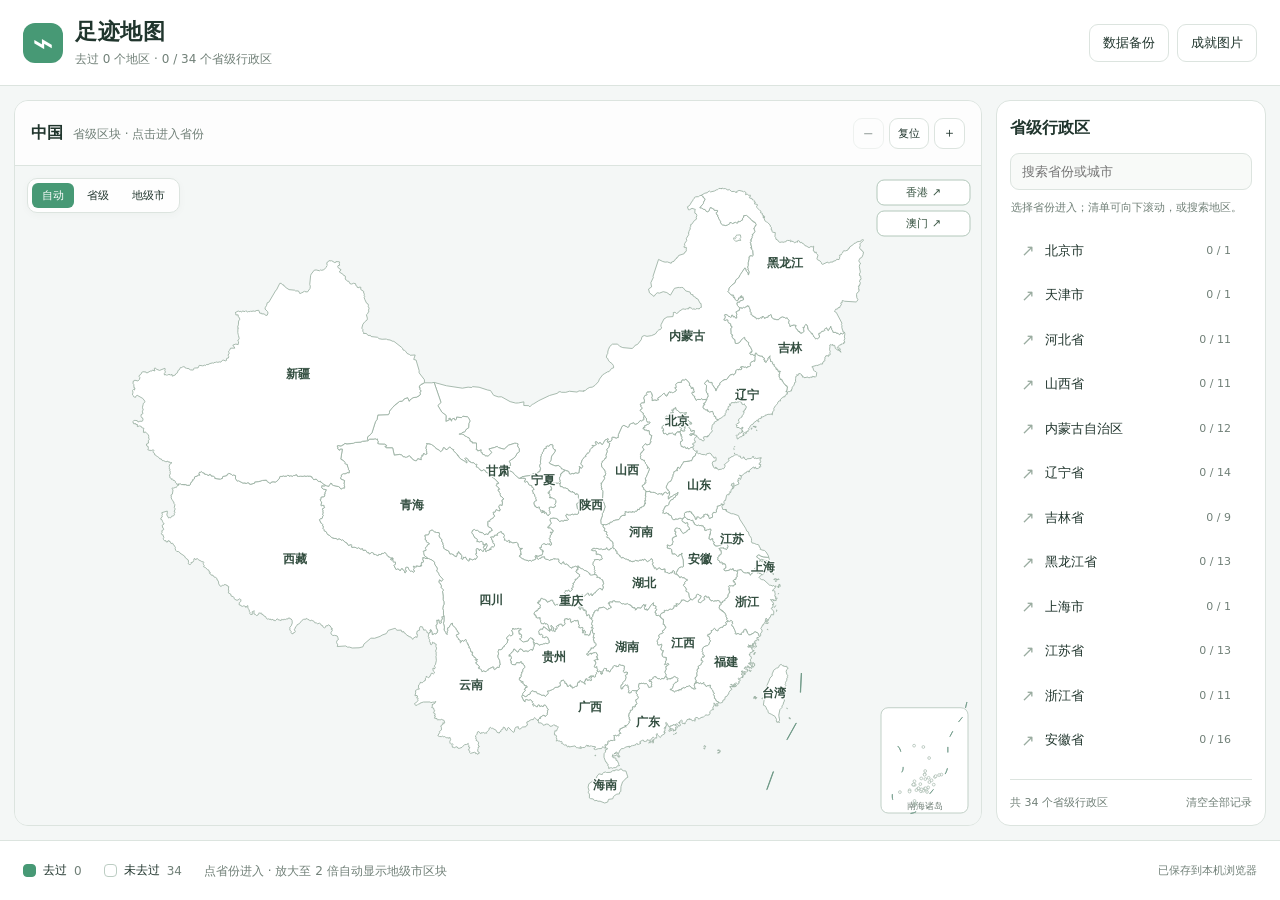
<file: index.html>
<!doctype html>
<html lang="zh-CN">
<head>
<meta charset="utf-8">
<meta name="viewport" content="width=device-width,initial-scale=1,viewport-fit=cover">
<meta name="theme-color" content="#f4f7f6">
<meta name="description" content="点选去过的城市，在地图上记录自己的足迹。记录保存在当前浏览器，支持导入导出备份。">
<title>足迹地图</title>
<link rel="stylesheet" href="style.css">
<script defer src="map-data.js"></script>
<script defer src="poster.js"></script>
<script defer src="app.js"></script>
</head>
<body>
<div id="app">
<header class="topbar">
 <div class="brand"><span class="brand-icon" aria-hidden="true">⌁</span><div><h1>足迹地图</h1><p id="totalStats">正在加载地图…</p></div></div>
 <div class="actions"><button id="btnList" class="mobile-only" aria-controls="placesPanel" aria-expanded="false">地区清单</button><button id="btnData">数据备份</button><button id="btnImage" aria-label="导出足迹成就图片"><span class="poster-button-desktop">成就图片</span><span class="poster-button-mobile">导出</span></button></div>
</header>
<main>
 <section id="mapShell" aria-label="足迹地图">
  <nav class="viewbar" aria-label="地图层级">
   <button id="btnBack" class="back" hidden>← 全国</button>
   <div class="view-heading"><h2 id="viewTitle">中国</h2><span id="viewStats">点击省级行政区进入</span></div>
   <div class="map-controls"><button id="btnOut" aria-label="缩小地图">−</button><button id="btnFit" aria-label="重置地图视角">复位</button><button id="btnIn" aria-label="放大地图">＋</button></div>
  </nav>
  <div id="mapArea">
   <div id="layerControl" class="layer-control" role="group" aria-label="全国地图层级">
    <button type="button" data-map-layer="auto" aria-pressed="true" title="放大后自动显示地级市区块">自动</button>
    <button type="button" data-map-layer="province" aria-pressed="false">省级</button>
    <button type="button" data-map-layer="city" aria-pressed="false">地级市</button>
   </div>
   <svg id="map" xmlns="http://www.w3.org/2000/svg" role="img" aria-label="中国省级行政区地图，亦可使用地区清单操作">
    <rect id="mapBackground" fill="#f4f7f6" width="100%" height="100%"/>
    <g id="mainMap"><g id="shapes"></g><g id="boundaryLines" pointer-events="none"></g><g id="labels" pointer-events="none"></g><g id="selection" pointer-events="none"></g></g>
    <g id="southSea"></g><g id="smallRegions"></g>
   </svg>
   <div id="hoverTip" hidden></div>
   <div id="emptyMap" hidden>地图数据未加载，请保留同目录中的 map-data.js 后重新打开。</div>
  </div>
 </section>
 <aside id="placesPanel" aria-label="地区清单">
  <div class="panel-head"><h2 id="listTitle">省级行政区</h2><div class="panel-actions"><button id="btnPanelBack" class="panel-back" hidden>← 返回全国</button><button id="btnCloseList" class="mobile-only" aria-label="关闭地区清单">×</button></div></div>
  <label class="search-label" for="search">搜索省份或城市</label>
  <input id="search" type="search" placeholder="搜索省份或城市" autocomplete="off">
  <p id="listHint">选择一个省份，点选去过的城市。</p>
  <div id="placesList"></div>
  <div class="panel-bottom"><span id="listCount"></span><button id="btnClear" class="text-button">清空全部记录</button></div>
 </aside>
</main>
<footer>
 <div id="mapLegend" class="legend" role="group" aria-label="省级行政区足迹状态"><span><i class="swatch visited"></i>去过 <b id="visitedCount">0</b></span><span><i class="swatch unvisited"></i>未去过 <b id="unvisitedCount">34</b></span></div>
 <p id="mapHint">点击省份进入，再点城市标记。</p><span id="saveStatus" role="status">保存在本机浏览器</span>
</footer>
</div>
<dialog id="posterDialog" aria-labelledby="posterTitle">
 <div class="dialog-head"><div><h2 id="posterTitle">导出足迹成就</h2><p id="posterScope" class="muted"></p></div><button data-close="posterDialog" aria-label="关闭成就图片">×</button></div>
 <div class="poster-layout">
  <div class="poster-preview-wrap"><img id="posterPreview" alt="足迹成就图片预览"></div>
  <div class="poster-settings">
   <label for="posterFormat">导出画质</label>
   <select id="posterFormat"><option value="png4">高清 PNG · 3072 × 4096</option><option value="png8">超高清 PNG · 6144 × 8192</option><option value="svg">SVG 矢量图 · 可无限放大</option></select>
   <label class="poster-check"><input id="posterLabels" type="checkbox" checked>显示地名</label>
   <p class="muted">全国市级图标注已到访城市；省内地图显示本省地名。</p>
   <div class="poster-summary"><span>全国累计到访</span><strong id="posterSummary"></strong><small>城市统计包含自治州等独立记录地区。</small></div>
   <button id="btnDownloadPoster" class="primary">下载成就图片</button>
   <p id="posterExportStatus" class="poster-export-status" role="status">图片独立排版，清晰度不受当前窗口大小影响。</p>
  </div>
 </div>
</dialog>
<dialog id="dataDialog" aria-labelledby="dataTitle">
 <div class="dialog-head"><h2 id="dataTitle">数据备份</h2><button data-close="dataDialog" aria-label="关闭数据备份">×</button></div>
 <p>足迹自动保存在当前浏览器，不需要登录。换设备、换浏览器或清除网站数据前，请先导出备份。</p>
 <button id="btnExport" class="primary">导出 JSON 备份</button><button id="btnImport">导入 JSON 备份</button>
 <input id="importFile" type="file" accept="application/json,.json" hidden>
 <p class="muted">导入会合并足迹，保留现有记录。兼容原版 TravelMap 备份：原来的到访状态统一转换为“去过”。</p>
</dialog>
<dialog id="clearDialog" aria-labelledby="clearTitle">
 <div class="dialog-head"><h2 id="clearTitle">清空全部足迹？</h2><button data-close="clearDialog" aria-label="取消清空">×</button></div>
 <p>所有地区将变为“未去过”。建议先导出备份；清空后可在提示中撤销。</p>
 <div class="dialog-actions"><button data-close="clearDialog">取消</button><button id="btnConfirmClear" class="danger">清空记录</button></div>
</dialog>
<div id="toast" role="status" hidden><span id="toastMessage"></span><button id="btnUndo" hidden>撤销</button></div>
<noscript>请开启 JavaScript 以使用足迹地图。</noscript>
</body>
</html>
</file>
<file: style.css>
:root{color-scheme:light;--bg:#f4f7f6;--paper:#fff;--ink:#20352d;--muted:#718078;--line:#dce4df;--green:#479975;--green-light:#e9f4ed;--radius:14px}
*{box-sizing:border-box;-webkit-tap-highlight-color:transparent}html,body{margin:0;height:100%;background:var(--bg);color:var(--ink);font-family:"PingFang SC","Microsoft YaHei",system-ui,sans-serif}button,input{font:inherit}button{cursor:pointer;touch-action:manipulation;border:1px solid var(--line);border-radius:9px;background:var(--paper);color:var(--ink);padding:9px 13px;font-size:13px;white-space:nowrap}button:hover{background:#eef4f0;border-color:#b5ccbf}button:active{transform:translateY(1px)}button:focus-visible,input:focus-visible{outline:3px solid #88bda2;outline-offset:3px}button:disabled{opacity:.45;cursor:default}[hidden]{display:none!important}h1,h2,p{margin:0}h1{font-size:22px;letter-spacing:.03em}h2{font-size:16px}
#app{height:100%;height:100dvh;display:grid;grid-template-rows:auto minmax(0,1fr) auto;overflow:hidden}.topbar{display:flex;align-items:center;justify-content:space-between;gap:16px;padding:17px 23px;background:var(--paper);border-bottom:1px solid var(--line)}.brand{display:flex;align-items:center;gap:12px;min-width:0}.brand-icon{display:grid;place-items:center;width:40px;height:40px;border-radius:12px;background:var(--green);color:white;font-size:36px;line-height:1}.brand p{color:var(--muted);font-size:12px;margin-top:4px;font-variant-numeric:tabular-nums}.actions{display:flex;gap:8px}
main{min-height:0;display:grid;grid-template-columns:minmax(0,1fr) 270px;padding:14px;gap:14px}#mapShell{min-height:0;min-width:0;display:grid;grid-template-rows:auto minmax(0,1fr);border:1px solid var(--line);border-radius:var(--radius);overflow:hidden;background:var(--bg)}.viewbar{min-height:65px;display:flex;align-items:center;gap:12px;padding:11px 16px;border-bottom:1px solid var(--line);background:rgba(255,255,255,.82)}.view-heading{display:flex;flex-wrap:wrap;align-items:baseline;gap:10px;min-width:0}.view-heading span{font-size:12px;color:var(--muted)}.back{padding:7px 10px}.map-controls{display:flex;gap:5px;margin-left:auto}.map-controls button{height:31px;min-width:31px;padding:3px 8px}.map-controls #btnFit{font-size:11px}#mapArea{position:relative;min-height:0;min-width:0;overflow:hidden}#map{display:block;width:100%;height:100%;touch-action:none;cursor:grab}#map.dragging{cursor:grabbing}.region-shape{transition:fill .16s}.region-shape:hover{filter:brightness(.97)}.map-label{paint-order:stroke;stroke:rgba(255,255,255,.92);stroke-width:2.5px;stroke-linejoin:round;fill:#334e40;pointer-events:none}.province-label{font-size:12px;font-weight:600}.city-label{font-size:12px}#hoverTip{position:absolute;left:12px;bottom:12px;padding:7px 10px;border-radius:8px;background:rgba(32,53,45,.9);color:#fff;font-size:12px;pointer-events:none;max-width:calc(100% - 24px)}#emptyMap{padding:30px;color:#ad4237}
#placesPanel{display:flex;flex-direction:column;min-height:0;border:1px solid var(--line);border-radius:var(--radius);background:var(--paper);padding:17px 13px 10px}.panel-head{display:flex;align-items:center;justify-content:space-between;margin-bottom:14px}.search-label{position:absolute;width:1px;height:1px;overflow:hidden;clip-path:inset(100%)}#search{width:100%;border:1px solid var(--line);border-radius:9px;padding:10px 11px;min-width:0;background:#f8faf8;color:var(--ink);font-size:13px}#listHint{font-size:11px;line-height:1.7;color:var(--muted);margin:9px 1px 12px}#placesList{flex:1;overflow:auto;min-height:0;scrollbar-width:thin;padding-right:2px}.place-row{display:flex;align-items:center;gap:8px;border:0;border-radius:8px;width:100%;padding:11px 9px;text-align:left;margin-bottom:3px;white-space:normal;background:white}.place-row:hover{background:#f3f7f4}.place-row.is-visited{background:var(--green-light)}.place-name{flex:1;font-size:13px;line-height:1.5}.place-count{font-size:11px;color:var(--muted);font-variant-numeric:tabular-nums;white-space:nowrap}.place-symbol{display:grid;place-items:center;flex:0 0 18px;width:18px;height:18px;border:1px solid #c7d3cb;border-radius:5px;font-size:12px;color:transparent;background:#fff}.is-visited .place-symbol{background:var(--green);border-color:var(--green);color:white}.province-row .place-symbol{border:none;background:none;color:#9aaca0;font-size:16px}.province-row.is-visited .place-symbol{color:var(--green)}.empty-results{font-size:13px;line-height:1.7;color:var(--muted);padding:15px 4px}.panel-bottom{display:flex;align-items:center;justify-content:space-between;padding-top:10px;margin-top:9px;border-top:1px solid var(--line);font-size:11px;color:var(--muted)}.text-button{border:0;background:none;color:var(--muted);font-size:11px;padding:5px 0}
footer{display:flex;align-items:center;gap:22px;min-height:60px;border-top:1px solid var(--line);padding:10px 23px;background:var(--paper);font-size:12px}.legend{display:flex;gap:22px}.legend>span{display:flex;align-items:center;gap:7px;white-space:nowrap}.legend b{font-weight:500;color:var(--muted);font-variant-numeric:tabular-nums}.swatch{display:inline-block;width:13px;height:13px;border-radius:4px;border:1px solid #bccdc3}.swatch.visited{background:var(--green);border-color:var(--green)}.swatch.unvisited{background:white}#mapHint{color:var(--muted);font-size:12px;line-height:1.5}#saveStatus{margin-left:auto;color:var(--muted);font-size:11px;white-space:nowrap}#saveStatus.error{color:#b94639}.mobile-only{display:none}
dialog{width:min(420px,calc(100% - 32px));border:1px solid var(--line);border-radius:18px;padding:22px;color:var(--ink);box-shadow:0 20px 90px #20352d30}dialog::backdrop{background:#14291f66;backdrop-filter:blur(3px)}.dialog-head{display:flex;align-items:center;justify-content:space-between;margin-bottom:13px}.dialog-head button{padding:2px 8px;font-size:22px;border:0}.dialog-head h2{font-size:18px}dialog p{font-size:13px;line-height:1.85;margin:12px 0}dialog>.primary,dialog>#btnImport{width:100%;margin:6px 0;padding:11px}.primary{background:var(--green);color:white;border-color:var(--green)}.primary:hover{background:#367d5e;color:white}dialog .muted{color:var(--muted);font-size:11px}.dialog-actions{display:flex;justify-content:flex-end;gap:10px;margin-top:22px}.danger{background:#b74a3d;border-color:#b74a3d;color:white}.danger:hover{background:#9b3b30;color:white}#toast{position:fixed;left:50%;bottom:80px;transform:translateX(-50%);z-index:50;display:flex;align-items:center;gap:12px;max-width:calc(100% - 32px);border-radius:12px;background:#20352d;color:white;padding:12px 17px;font-size:13px;box-shadow:0 5px 22px #0002}#btnUndo{border:0;padding:2px;background:none;color:#b0e3c5;font-weight:600}
@media(max-width:760px){.topbar{padding:12px 13px;gap:8px}.brand{gap:8px}.brand-icon{width:33px;height:33px;font-size:29px;border-radius:10px}h1{font-size:18px}.brand p{font-size:10px}.actions{gap:5px}.actions button{padding:7px 8px;font-size:11px}.mobile-only{display:inline-block}#btnImage{display:none}main{display:block;position:relative;padding:8px}#mapShell{height:100%}.viewbar{padding:9px 10px;min-height:58px;gap:8px}.view-heading{display:block}.view-heading h2{font-size:14px}.view-heading span{display:block;font-size:10px;margin-top:3px}.map-controls button{height:28px;min-width:28px}.back{font-size:11px;padding:7px 8px;flex-shrink:0}#placesPanel{display:none;position:absolute;z-index:20;inset:8px 8px 8px auto;width:min(320px,calc(100% - 16px));box-shadow:-8px 0 30px #20352d18}#placesPanel.open{display:flex}.panel-head{margin-bottom:10px}.panel-head button{padding:0 9px;font-size:23px;border:none}footer{display:grid;grid-template-columns:1fr auto;gap:5px 8px;min-height:77px;padding:10px 14px max(10px,env(safe-area-inset-bottom))}.legend{gap:16px;font-size:12px}#mapHint{grid-row:2;grid-column:1/-1;font-size:10px}#saveStatus{font-size:10px;grid-column:2;grid-row:1}#toast{bottom:94px;font-size:12px}.place-row{padding:12px 9px}}
.panel-actions{display:flex;align-items:center;gap:5px}.panel-actions .panel-back{padding:6px 8px;font-size:11px;border:1px solid var(--line);border-radius:7px;background:#fff}.panel-actions .panel-back:hover{background:var(--green-light)}.layer-control{position:absolute;z-index:2;left:12px;top:12px;display:flex;gap:3px;padding:4px;border:1px solid var(--line);border-radius:10px;background:#ffffffed;box-shadow:0 2px 8px #20352d08}.layer-control button{padding:5px 10px;border:0;border-radius:6px;background:transparent;font-size:11px}.layer-control button[aria-pressed="true"]{background:var(--green);color:white}.layer-control button:hover{background:var(--green-light);color:var(--ink)}.layer-control button[aria-pressed="true"]:hover{background:var(--green);color:white}
@media(max-width:760px){.layer-control{left:9px;top:11px;padding:3px}.layer-control button{padding:5px 8px}.panel-actions .panel-back{padding:6px 8px;font-size:11px}}
#placesList{scrollbar-gutter:stable;scrollbar-color:#b9cbbf transparent}#placesList::-webkit-scrollbar{width:7px}#placesList::-webkit-scrollbar-thumb{background:#b9cbbf;border-radius:7px}#placesList::-webkit-scrollbar-track{background:transparent}
.poster-button-mobile{display:none}#posterDialog{width:min(880px,calc(100% - 32px));max-height:calc(100dvh - 36px);padding:22px;overflow:auto}#posterDialog .dialog-head{align-items:flex-start}#posterScope{margin:4px 0 0;font-size:12px}.poster-layout{display:grid;grid-template-columns:minmax(0,1fr) 240px;gap:24px;align-items:start}.poster-preview-wrap{display:flex;justify-content:center;border:1px solid var(--line);border-radius:12px;background:#eaf0ec;padding:14px;min-width:0}#posterPreview{display:block;width:100%;max-height:calc(100dvh - 180px);object-fit:contain;filter:drop-shadow(0 4px 12px #20352d15)}.poster-settings{display:flex;flex-direction:column;gap:12px;padding-top:6px}.poster-settings>label{font-size:12px;font-weight:600}.poster-settings select{width:100%;padding:10px 8px;border:1px solid var(--line);border-radius:8px;background:#fff;color:var(--ink);font:inherit;font-size:12px}.poster-settings .poster-check{display:flex;align-items:center;gap:7px;margin-top:2px;font-weight:400;font-size:13px}.poster-check input{accent-color:var(--green);width:16px;height:16px;margin:0}#posterDialog .poster-settings p{margin:0;font-size:11px;line-height:1.7}.poster-summary{display:flex;flex-direction:column;gap:8px;padding:15px 12px;border-radius:10px;background:#f1f7f3}.poster-summary span{font-size:11px;color:var(--muted)}.poster-summary strong{font-size:15px;font-weight:600;line-height:1.6}.poster-summary small{font-size:10px;color:var(--muted);line-height:1.6}.poster-settings .primary{padding:12px 8px;font-weight:600}.poster-export-status{color:var(--muted);min-height:38px}.poster-export-status.error{color:#b94639}.poster-settings select:focus-visible{outline:3px solid #88bda2;outline-offset:2px}
@media(max-width:760px){#btnImage{display:inline-flex;align-items:center}.poster-button-desktop{display:none}.poster-button-mobile{display:inline}.brand>div{min-width:0}#posterDialog{width:calc(100% - 20px);max-height:calc(100dvh - 20px);padding:16px}.poster-layout{grid-template-columns:1fr;gap:16px}.poster-preview-wrap{padding:10px}#posterPreview{max-height:42dvh}.poster-settings{padding-top:0;gap:10px}.poster-summary{padding:10px 12px;gap:4px}.poster-settings .primary{padding:11px}.poster-export-status{min-height:0}}
@media(prefers-reduced-motion:reduce){*{scroll-behavior:auto!important;transition:none!important}}
.poster-summary strong{white-space:pre-line}
</file>
